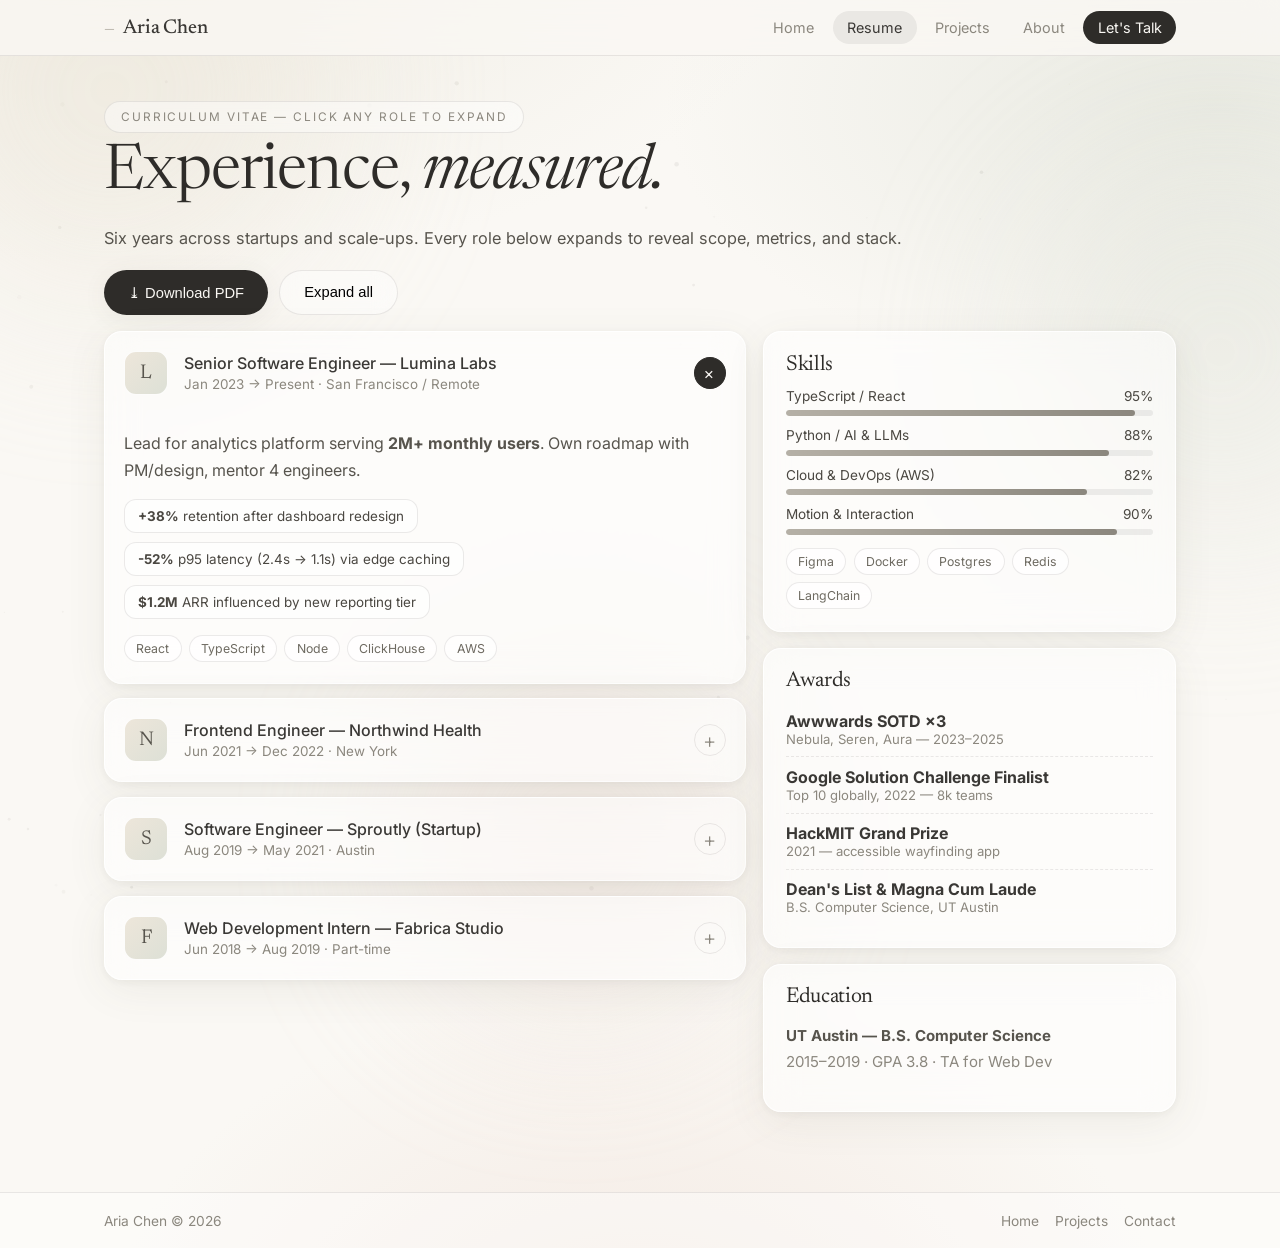
<file: resume.html>
<!DOCTYPE html>
<html lang="en">
<head>
<meta charset="UTF-8" />
<meta name="viewport" content="width=device-width, initial-scale=1.0" />
<title>Resume — Aria Chen</title>
<link rel="preconnect" href="https://fonts.googleapis.com">
<link href="https://fonts.googleapis.com/css2?family=Newsreader:ital,opsz,wght@0,6..72,300;0,6..72,400;0,6..72,500;1,6..72,300;1,6..72,400&family=Inter:wght@300;400;500;600&display=swap" rel="stylesheet">
<link rel="stylesheet" href="css/style.css" />
</head>
<body>
<canvas id="stardust"></canvas>
<div class="orb orb-1"></div><div class="orb orb-2"></div><div class="orb orb-3"></div>
<nav class="nav"><div class="nav-inner">
<a href="index.html" class="brand"><span class="brand-mark">—</span> Aria Chen</a>
<div class="nav-links" id="navLinks"><a href="index.html">Home</a><a href="resume.html" class="active">Resume</a><a href="projects.html">Projects</a><a href="about.html">About</a><a href="about.html#contact" class="btn-small">Let's Talk</a></div>
</div></nav>

<div class="container page-head reveal">
  <div class="eyebrow">Curriculum Vitae — click any role to expand</div>
  <h1>Experience, <em>measured.</em></h1>
  <p class="lede">Six years across startups and scale-ups. Every role below expands to reveal scope, metrics, and stack.</p>
  <div class="resume-actions">
    <button class="btn-primary" onclick="window.print()">⤓ Download PDF</button>
    <button class="btn-ghost" id="expandAll">Expand all</button>
  </div>
</div>

<div class="container resume-grid">
<div class="timeline">
  <div class="job glass reveal open">
    <button class="job-head">
      <div class="job-logo">L</div>
      <div><strong>Senior Software Engineer — Lumina Labs</strong><span>Jan 2023 → Present · San Francisco / Remote</span></div>
      <div class="job-toggle">+</div>
    </button>
    <div class="job-body">
      <p>Lead for analytics platform serving <b>2M+ monthly users</b>. Own roadmap with PM/design, mentor 4 engineers.</p>
      <ul class="metrics">
        <li><b>+38%</b> retention after dashboard redesign</li>
        <li><b>-52%</b> p95 latency (2.4s → 1.1s) via edge caching</li>
        <li><b>$1.2M</b> ARR influenced by new reporting tier</li>
      </ul>
      <div class="tags"><span>React</span><span>TypeScript</span><span>Node</span><span>ClickHouse</span><span>AWS</span></div>
    </div>
  </div>
  <div class="job glass reveal">
    <button class="job-head">
      <div class="job-logo">N</div>
      <div><strong>Frontend Engineer — Northwind Health</strong><span>Jun 2021 → Dec 2022 · New York</span></div>
      <div class="job-toggle">+</div>
    </button>
    <div class="job-body">
      <p>Built patient portal and clinician tools under HIPAA compliance. Shipped accessible design system from scratch.</p>
      <ul class="metrics">
        <li><b>480k</b> patients onboarded in first year</li>
        <li><b>99.98%</b> uptime across 14 months</li>
        <li><b>-40%</b> build time with new component library</li>
      </ul>
      <div class="tags"><span>Next.js</span><span>GraphQL</span><span>Tailwind</span><span>Cypress</span></div>
    </div>
  </div>
  <div class="job glass reveal">
    <button class="job-head">
      <div class="job-logo">S</div>
      <div><strong>Software Engineer — Sproutly (Startup)</strong><span>Aug 2019 → May 2021 · Austin</span></div>
      <div class="job-toggle">+</div>
    </button>
    <div class="job-body">
      <p>Founding engineer (team of 5). Built marketplace MVP, payments, and seller dashboard. Seed → Series A.</p>
      <ul class="metrics">
        <li><b>0 → 85k</b> users in 14 months</li>
        <li><b>3.2×</b> conversion lift after checkout rewrite</li>
        <li><b>$4M</b> Series A raised on MVP traction</li>
      </ul>
      <div class="tags"><span>Vue</span><span>Python</span><span>Stripe</span><span>Postgres</span></div>
    </div>
  </div>
  <div class="job glass reveal">
    <button class="job-head">
      <div class="job-logo">F</div>
      <div><strong>Web Development Intern — Fabrica Studio</strong><span>Jun 2018 → Aug 2019 · Part-time</span></div>
      <div class="job-toggle">+</div>
    </button>
    <div class="job-body">
      <p>Portfolio & e-commerce sites for 12+ agency clients. Learned the craft of polish and client communication.</p>
      <ul class="metrics"><li><b>12+</b> client sites shipped</li><li><b>98</b> avg Lighthouse score</li></ul>
      <div class="tags"><span>HTML</span><span>CSS</span><span>JavaScript</span><span>WordPress</span></div>
    </div>
  </div>
</div>

<aside class="side">
  <div class="card glass reveal"><h3>Skills</h3>
    <div class="skill"><div class="skill-top"><span>TypeScript / React</span><span>95%</span></div><div class="bar"><i style="width:95%"></i></div></div>
    <div class="skill"><div class="skill-top"><span>Python / AI & LLMs</span><span>88%</span></div><div class="bar"><i style="width:88%"></i></div></div>
    <div class="skill"><div class="skill-top"><span>Cloud & DevOps (AWS)</span><span>82%</span></div><div class="bar"><i style="width:82%"></i></div></div>
    <div class="skill"><div class="skill-top"><span>Motion & Interaction</span><span>90%</span></div><div class="bar"><i style="width:90%"></i></div></div>
    <div class="tags" style="margin-top:.8rem"><span>Figma</span><span>Docker</span><span>Postgres</span><span>Redis</span><span>LangChain</span></div>
  </div>
  <div class="card glass reveal delay-1"><h3>Awards</h3>
    <ul class="awards">
      <li><b>Awwwards SOTD ×3</b><span>Nebula, Seren, Aura — 2023–2025</span></li>
      <li><b>Google Solution Challenge Finalist</b><span>Top 10 globally, 2022 — 8k teams</span></li>
      <li><b>HackMIT Grand Prize</b><span>2021 — accessible wayfinding app</span></li>
      <li><b>Dean's List & Magna Cum Laude</b><span>B.S. Computer Science, UT Austin</span></li>
    </ul>
  </div>
  <div class="card glass reveal delay-2"><h3>Education</h3><p><b>UT Austin — B.S. Computer Science</b><br/><span class="muted">2015–2019 · GPA 3.8 · TA for Web Dev</span></p></div>
</aside>
</div>

<footer><div class="container foot-inner"><div>Aria Chen © 2026</div><div class="foot-links"><a href="index.html">Home</a><a href="projects.html">Projects</a><a href="about.html">Contact</a></div></div></footer>
<script src="js/main.js"></script>
</body>
</html>
</file>
<file: css/style.css>
:root{
  --bg:#FAF8F4;
  --bg2:#F3F0E9;
  --ink:#3A3835;
  --muted:#8B877E;
  --faint:#B5B0A6;
  --line:rgba(58,56,53,.10);
  --glass:rgba(255,255,255,.55);
  --gauze:rgba(255,255,255,.42);
  --sand:#EDE6DA;
  --sage:#DDE0D6;
  --mist:#E8E6E1;
  --blush:#EFE2DC;
  --accent:#6E6A61;
  --shadow:0 10px 40px rgba(90,84,70,.08), 0 2px 10px rgba(90,84,70,.06);
  --shadow-soft:0 4px 24px rgba(90,84,70,.07);
  --r:20px;
}
*{box-sizing:border-box}
html{scroll-behavior:smooth}
body{
  margin:0;
  font-family:Inter,system-ui,-apple-system,sans-serif;
  font-weight:400;
  color:var(--ink);
  background:
    radial-gradient(1100px 550px at 12% -5%, #F0EDE4 0%, transparent 60%),
    radial-gradient(1000px 550px at 95% 8%, #E9EAE2 0%, transparent 55%),
    radial-gradient(900px 650px at 50% 110%, #F3E8E1 0%, transparent 60%),
    var(--bg);
  min-height:100vh;overflow-x:hidden;
  -webkit-font-smoothing:antialiased;
}
h1,h2,h3{
  font-family:"Newsreader",Georgia,serif;
  font-weight:400;
  line-height:1.06;
  letter-spacing:-.015em;
  color:#2E2C29;
}
h1{font-size:clamp(2.4rem,5.2vw,3.9rem);margin:.5rem 0 1rem;font-weight:350}
h1 em,h2 em{font-style:italic;font-weight:350;color:inherit}
a{color:inherit}
.container{max-width:1120px;margin:0 auto;padding:0 1.5rem}
#stardust{position:fixed;inset:0;pointer-events:none;z-index:0;opacity:.35}
.orb{position:fixed;border-radius:50%;filter:blur(90px);z-index:0;pointer-events:none;opacity:.38;animation:drift 16s ease-in-out infinite alternate}
.orb-1{width:440px;height:440px;background:#E9E2D3;top:-130px;left:-110px}
.orb-2{width:380px;height:380px;background:#DDE0D6;top:18%;right:-130px;animation-delay:-5s}
.orb-3{width:340px;height:340px;background:#EBD9D1;bottom:-110px;left:32%;animation-delay:-10s}
@keyframes drift{to{transform:translate(36px,42px) scale(1.08)}}

/* ---- top bar: always visible ---- */
.nav{
  position:sticky;top:0;z-index:50;
  background:rgba(250,248,244,.78);
  backdrop-filter:blur(16px);-webkit-backdrop-filter:blur(16px);
  border-bottom:1px solid var(--line);
}
.nav-inner{
  max-width:1120px;margin:0 auto;padding:.7rem 1.5rem;
  display:flex;align-items:center;gap:1.2rem;
}
.brand{
  font-family:"Newsreader",Georgia,serif;font-size:1.25rem;font-weight:500;
  text-decoration:none;letter-spacing:-.01em;white-space:nowrap;margin-right:auto;
}
.brand-mark{color:var(--faint);font-size:1rem;margin-right:.35rem}
.nav-links{
  display:flex;gap:.25rem;align-items:center;
  overflow-x:auto;scrollbar-width:none;white-space:nowrap;
}
.nav-links::-webkit-scrollbar{display:none}
.nav-links a{
  text-decoration:none;font-size:.9rem;color:var(--muted);
  padding:.5rem .9rem;border-radius:999px;transition:.2s;flex-shrink:0;
}
.nav-links a:hover{color:var(--ink);background:rgba(58,56,53,.06)}
.nav-links a.active{color:var(--ink);background:rgba(58,56,53,.08)}
.btn-small{
  background:#2E2C29;color:#FAF8F4!important;
  padding:.5rem 1rem;border-radius:999px;font-size:.88rem;
}

/* hero */
.hero{display:grid;grid-template-columns:1.05fr .95fr;gap:3rem;align-items:center;padding:3.4rem 1.5rem 1rem;position:relative;z-index:1}
.eyebrow{
  display:inline-flex;align-items:center;gap:.55rem;
  font-size:.74rem;letter-spacing:.16em;text-transform:uppercase;color:var(--muted);
  background:var(--gauze);backdrop-filter:blur(12px);
  border:1px solid var(--line);padding:.5rem 1rem;border-radius:999px;
}
.pulse{width:7px;height:7px;border-radius:50%;background:#9AA38F;flex-shrink:0}
.type-line{font-size:1.1rem;min-height:1.6em;color:#4A4741}
.caret{animation:blink 1s steps(1) infinite;color:var(--faint);font-weight:300}
@keyframes blink{50%{opacity:0}}
.lede{color:#57544D;font-size:1.02rem;line-height:1.75;font-weight:400}
.cta-row{display:flex;gap:.7rem;margin:1.4rem 0 1.8rem;flex-wrap:wrap}
.btn-primary{
  background:#2E2C29;color:#FAF8F4;border:0;
  padding:.85rem 1.5rem;border-radius:999px;cursor:pointer;
  text-decoration:none;display:inline-block;font-size:.92rem;
  box-shadow:var(--shadow-soft);transition:.25s;
}
.btn-primary:hover{background:#4A4741;transform:translateY(-1px)}
.btn-ghost{
  border:1px solid var(--line);background:var(--gauze);backdrop-filter:blur(12px);
  padding:.85rem 1.5rem;border-radius:999px;text-decoration:none;font-size:.92rem;transition:.25s;
}
.btn-ghost:hover{background:rgba(255,255,255,.8)}
.stats{display:flex;gap:2.2rem;border-top:1px solid var(--line);padding-top:1.3rem}
.stats strong{font-family:"Newsreader",Georgia,serif;font-size:1.9rem;display:block;font-weight:400}
.stats span{font-size:.8rem;color:var(--muted);letter-spacing:.02em}

/* portrait */
.portrait-frame{
  position:relative;border-radius:28px;padding:12px;
  background:rgba(255,255,255,.5);backdrop-filter:blur(14px);
  border:1px solid rgba(255,255,255,.9);
  box-shadow:var(--shadow);transition:transform .25s;
}
.portrait-frame img{width:100%;height:480px;object-fit:cover;border-radius:18px;display:block;filter:saturate(.85) contrast(.98)}
.portrait-glow{
  position:absolute;inset:6px;border-radius:26px;z-index:-1;
  background:linear-gradient(135deg,var(--sand),var(--sage),var(--blush));
  filter:blur(32px);opacity:.55;
}
.portrait-card{
  position:absolute;left:24px;right:24px;bottom:24px;
  background:rgba(250,248,244,.72);backdrop-filter:blur(16px);
  color:#2E2C29;border-radius:16px;padding:1rem 1.2rem;
  border:1px solid rgba(255,255,255,.9);box-shadow:var(--shadow-soft);
}
.pc-row{font-size:.78rem;color:var(--muted);display:flex;gap:.5rem;align-items:center}
.dot{width:7px;height:7px;background:#9AA38F;border-radius:50%;display:inline-block}
.pc-big{font-family:"Newsreader",Georgia,serif;font-size:1.4rem;line-height:1.25;margin-top:.3rem;font-weight:400}
.float-chip{
  position:absolute;background:rgba(255,255,255,.72);backdrop-filter:blur(12px);
  border:1px solid rgba(255,255,255,.9);border-radius:999px;
  padding:.55rem 1rem;font-size:.8rem;color:#57544D;
  box-shadow:var(--shadow-soft);animation:float 5s ease-in-out infinite;
}
.chip-1{top:30px;left:-18px}.chip-2{bottom:120px;right:-16px;animation-delay:-2.5s}
@keyframes float{50%{transform:translateY(-8px)}}

/* sections */
.glass{
  background:var(--glass);backdrop-filter:blur(16px);-webkit-backdrop-filter:blur(16px);
  border:1px solid rgba(255,255,255,.85);box-shadow:var(--shadow);
}
.marquee{overflow:hidden;white-space:nowrap;border-block:1px solid var(--line);margin:2.4rem 0;background:rgba(255,255,255,.35);position:relative;z-index:1}
.marquee-track{display:inline-block;padding:.75rem 0;animation:scroll 26s linear infinite;font-family:"Newsreader",Georgia,serif;font-size:1.05rem;letter-spacing:.05em;color:var(--muted)}
@keyframes scroll{to{transform:translateX(-50%)}}
.grid-3{display:grid;grid-template-columns:repeat(3,1fr);gap:1.1rem;position:relative;z-index:1;margin-bottom:1rem}
.card{border-radius:var(--r);padding:1.6rem;transition:.3s}
.card h3{margin:.6rem 0 .5rem;font-size:1.35rem}
.card p{color:#57544D;line-height:1.65;font-size:.94rem}
.card:hover{transform:translateY(-4px);box-shadow:0 16px 48px rgba(90,84,70,.10)}
.card-icon{font-size:1.2rem;color:var(--faint)}
.link{color:#2E2C29;text-decoration:underline;text-decoration-color:var(--faint);text-underline-offset:4px;font-weight:500;font-size:.9rem}
.split{display:grid;grid-template-columns:1.1fr .9fr;gap:1.3rem;margin:2rem auto;position:relative;z-index:1}
.section-title{font-size:2.4rem;margin:.4rem 0}
.muted{color:var(--muted);line-height:1.7}
.mini-item{display:flex;gap:.9rem;align-items:center;border-radius:16px;padding:.7rem;text-decoration:none;margin:.6rem 0}
.mini-item img{width:54px;height:54px;border-radius:12px;object-fit:cover;filter:saturate(.85)}
.mini-item div{flex:1}.mini-item strong{display:block;font-weight:500}.mini-item span{font-size:.82rem;color:var(--muted)}
.quote-card{border-radius:24px;padding:1.9rem}
.big-quote{font-family:"Newsreader",Georgia,serif;font-size:3.4rem;line-height:.5;color:#CFC8BA}
.quote-by{display:flex;gap:.8rem;align-items:center;margin-top:1rem}
.quote-by img{width:42px;height:42px;border-radius:50%;object-fit:cover;filter:saturate(.85)}

/* resume */
.page-head{padding:2.8rem 1.5rem 1rem;position:relative;z-index:1}
.resume-actions{display:flex;gap:.7rem;margin-top:1.1rem;flex-wrap:wrap}
.resume-grid{display:grid;grid-template-columns:1.4fr .9fr;gap:1.1rem;position:relative;z-index:1;padding-bottom:2rem}
.job{border-radius:18px;margin-bottom:.9rem;overflow:hidden}
.job-head{width:100%;display:flex;gap:1rem;align-items:center;background:none;border:0;text-align:left;padding:1.2rem;cursor:pointer;color:inherit;font:inherit}
.job-logo{width:44px;height:44px;border-radius:12px;display:grid;place-items:center;font-family:"Newsreader",serif;font-size:1.25rem;color:#57544D;background:linear-gradient(135deg,#EDE6DA,#DDE0D6);border:1px solid rgba(255,255,255,.9);flex-shrink:0}
.job-head strong{display:block;font-size:1rem;font-weight:500}.job-head span{font-size:.84rem;color:var(--muted)}
.job-toggle{margin-left:auto;font-size:1.3rem;font-weight:300;width:32px;height:32px;border-radius:50%;border:1px solid var(--line);display:grid;place-items:center;transition:.3s;flex-shrink:0;color:var(--muted)}
.job.open .job-toggle{transform:rotate(45deg);background:#2E2C29;color:#FAF8F4;border-color:#2E2C29}
.job-body{max-height:0;overflow:hidden;transition:max-height .45s ease;padding:0 1.2rem}
.job-body p{color:#57544D;line-height:1.65}
.job.open .job-body{max-height:520px;padding-bottom:1.3rem}
.metrics{list-style:none;padding:0;display:flex;gap:.55rem;flex-wrap:wrap}
.metrics li{background:rgba(255,255,255,.6);border:1px solid var(--line);padding:.5rem .8rem;border-radius:12px;font-size:.84rem;color:#4A4741}
.tags{display:flex;gap:.45rem;flex-wrap:wrap;margin-top:.7rem}
.tags span{background:rgba(255,255,255,.7);border:1px solid var(--line);padding:.32rem .7rem;border-radius:999px;font-size:.77rem;color:#6E6A61}
.side .card{border-radius:18px;padding:1.35rem;margin-bottom:1rem}
.side h3{margin-top:0}
.skill{margin:.7rem 0}.skill-top{display:flex;justify-content:space-between;font-size:.85rem;color:#4A4741}
.bar{height:6px;background:rgba(58,56,53,.08);border-radius:99px;margin-top:.4rem;overflow:hidden}
.bar i{display:block;height:100%;background:linear-gradient(90deg,#B5B0A6,#8B877E);border-radius:99px;animation:grow 1.4s ease}
@keyframes grow{from{width:0}}
.awards{list-style:none;padding:0;margin:0}.awards li{padding:.6rem 0;border-bottom:1px dashed var(--line)}.awards li:last-child{border:0}.awards span{display:block;font-size:.82rem;color:var(--muted)}

/* carousel */
.carousel{border-radius:24px;overflow:hidden;position:relative}
.slides{position:relative;min-height:520px}
.slide{position:absolute;inset:0;display:grid;grid-template-columns:1.1fr .9fr;opacity:0;transform:scale(.99);transition:.5s;pointer-events:none}
.slide.active{opacity:1;transform:none;pointer-events:auto;position:relative}
.slide img{width:100%;height:100%;min-height:420px;object-fit:cover;filter:saturate(.8)}
.slide-info{padding:2.2rem}
.slide-info p{color:#57544D;line-height:1.65}
.slide-info h2{font-size:2.3rem;margin:.4rem 0 .6rem}
.slide-meta{display:flex;gap:1rem;margin-top:1.1rem;font-size:.84rem;color:var(--muted);flex-wrap:wrap}
.car-btn{position:absolute;top:44%;width:44px;height:44px;border-radius:50%;border:1px solid rgba(255,255,255,.9);background:rgba(255,255,255,.8);backdrop-filter:blur(10px);cursor:pointer;font-size:1.1rem;color:#4A4741;box-shadow:var(--shadow-soft)}
.car-btn.prev{left:14px}.car-btn.next{right:14px}
.dots{position:absolute;bottom:14px;left:0;right:0;display:flex;gap:.45rem;justify-content:center}
.dots button{width:8px;height:8px;border-radius:99px;border:0;background:rgba(58,56,53,.18);cursor:pointer;transition:.3s}
.dots button.active{width:26px;background:#3A3835}

/* about */
.about-grid{display:grid;grid-template-columns:.9fr 1.1fr;gap:2.2rem;align-items:start;padding:2.4rem 1.5rem;position:relative;z-index:1}
.about-photo{position:relative;border-radius:24px;overflow:hidden;box-shadow:var(--shadow);border:12px solid rgba(255,255,255,.65)}
.about-photo img{width:100%;height:520px;object-fit:cover;display:block;filter:saturate(.82)}
.socials{display:flex;gap:.55rem;margin-top:1rem;flex-wrap:wrap}
.soc{padding:.6rem 1rem;border-radius:999px;text-decoration:none;font-size:.86rem;color:#57544D}
.facts{display:grid;grid-template-columns:1fr 1fr;gap:.65rem;margin-top:1.2rem}
.fact{border-radius:14px;padding:.8rem 1rem}.fact span{font-size:.72rem;color:var(--muted);text-transform:uppercase;letter-spacing:.1em}.fact b{display:block;margin-top:.2rem;font-weight:500}
.contact-card{border-radius:24px;padding:2rem;display:grid;grid-template-columns:1fr 1fr;gap:1.6rem;margin-bottom:2rem}
.contact-lines{display:flex;flex-direction:column;gap:.5rem;margin-top:1rem}
.contact-lines a{color:#2E2C29;text-decoration:underline;text-decoration-color:var(--faint);text-underline-offset:3px}
.contact-form{display:flex;flex-direction:column;gap:.65rem}
.contact-form input,.contact-form textarea{border:1px solid var(--line);border-radius:12px;padding:.85rem 1rem;font:inherit;background:rgba(255,255,255,.75);color:var(--ink)}
.contact-form input:focus,.contact-form textarea:focus{outline:1px solid var(--faint)}
footer{border-top:1px solid var(--line);margin-top:2rem;position:relative;z-index:1;background:rgba(255,255,255,.4)}
.foot-inner{display:flex;justify-content:space-between;gap:1rem;flex-wrap:wrap;padding:1.2rem 1.5rem;font-size:.86rem;color:var(--muted)}
.foot-links{display:flex;gap:1rem}.foot-links a{text-decoration:none}

/* reveal */
.reveal{opacity:0;transform:translateY(22px);transition:.7s ease}
.reveal.visible{opacity:1;transform:none}
.delay-1{transition-delay:.12s}.delay-2{transition-delay:.24s}

@media(max-width:900px){
  .hero,.split,.resume-grid,.about-grid,.contact-card,.slide{grid-template-columns:1fr}
  .grid-3{grid-template-columns:1fr}
  .nav-inner{padding:.6rem 1rem;gap:.8rem}
  .brand{font-size:1.1rem}
  .nav-links a{padding:.45rem .7rem;font-size:.85rem}
  .btn-small{padding:.45rem .8rem;font-size:.82rem}
  .chip-1{left:8px}.chip-2{right:8px}
  .slide img{min-height:250px}
  .car-btn{top:24%}
}
@media print{.nav,.orb,#stardust,.resume-actions,.car-btn{display:none}body{background:#fff}.glass{box-shadow:none}.job-body{max-height:none!important}}
</file>
